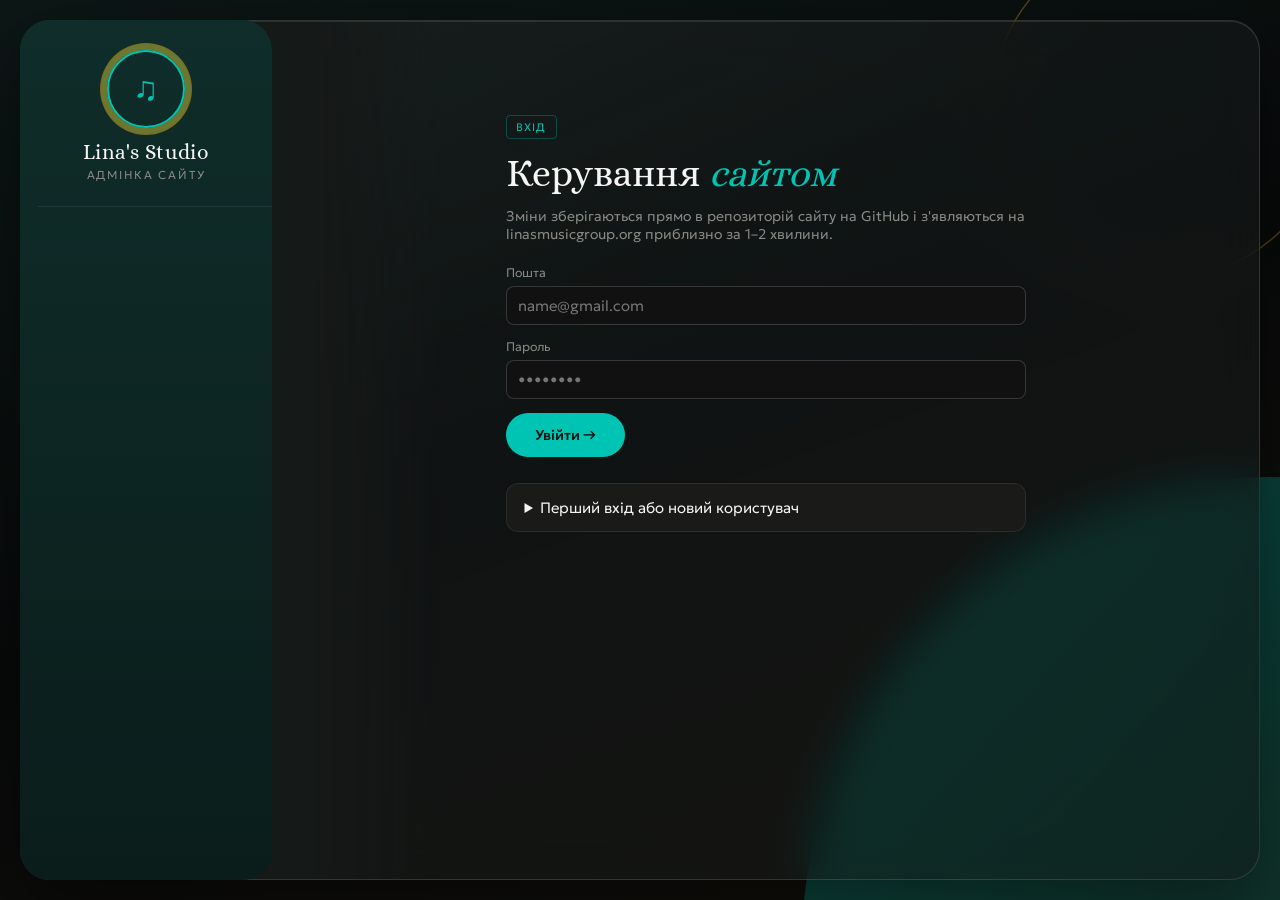
<file: admin/index.html>
<!doctype html>
<html lang="uk">
<head>
  <meta charset="utf-8" />
  <meta name="viewport" content="width=device-width, initial-scale=1" />
  <meta name="robots" content="noindex, nofollow" />
  <title>Адмінка · Lina's Studio</title>
  <link rel="icon" type="image/png" href="../logo%20lina's.png" />
  <link rel="apple-touch-icon" href="../logo%20lina's.png" />
  <link rel="preconnect" href="https://fonts.googleapis.com" />
  <link rel="preconnect" href="https://fonts.gstatic.com" crossorigin />
  <link href="https://fonts.googleapis.com/css2?family=Alice&family=Geologica:wght@300;400;500;600&display=swap" rel="stylesheet" />
  <link rel="stylesheet" href="admin.css" />
</head>
<body>
  <header class="topbar">
    <div class="brand">
      <span class="brand-logo"><span class="brand-note">♫</span></span>
      <span class="brand-text">
        <span class="brand-name">Lina's Studio</span>
        <span class="brand-sub">адмінка сайту</span>
      </span>
    </div>
    <nav class="tabs" id="tabs" hidden>
      <button class="tab active" data-tab="events"><svg class="tab-ico" viewBox="0 0 24 24" fill="none" stroke="currentColor" stroke-width="1.7" stroke-linecap="round" stroke-linejoin="round" aria-hidden="true"><rect x="3" y="4.5" width="18" height="16" rx="2.5"/><path d="M8 2.5v4M16 2.5v4M3 9.5h18"/><path d="M12 12.5l1.1 2.2 2.4.3-1.8 1.6.5 2.4-2.2-1.2-2.2 1.2.5-2.4-1.8-1.6 2.4-.3z"/></svg><span>Події</span></button>
      <button class="tab" data-tab="teachers"><svg class="tab-ico" viewBox="0 0 24 24" fill="none" stroke="currentColor" stroke-width="1.7" stroke-linecap="round" stroke-linejoin="round" aria-hidden="true"><circle cx="9" cy="8" r="3.5"/><path d="M2.5 20c.6-3.6 3.3-5.5 6.5-5.5s5.9 1.9 6.5 5.5"/><path d="M17.5 4.5v8.2"/><circle cx="16" cy="13" r="1.8"/><path d="M17.5 4.5l3 1"/></svg><span>Викладачі</span></button>
      <button class="tab" data-tab="prices"><svg class="tab-ico" viewBox="0 0 24 24" fill="none" stroke="currentColor" stroke-width="1.7" stroke-linecap="round" stroke-linejoin="round" aria-hidden="true"><path d="M3 12.6V4.5A1.5 1.5 0 0 1 4.5 3h8.1l8.4 8.4a1.5 1.5 0 0 1 0 2.1l-7 7a1.5 1.5 0 0 1-2.1 0z"/><circle cx="8" cy="8" r="1.6"/></svg><span>Ціни</span></button>
      <button class="tab" data-tab="halls"><svg class="tab-ico" viewBox="0 0 24 24" fill="none" stroke="currentColor" stroke-width="1.7" stroke-linecap="round" stroke-linejoin="round" aria-hidden="true"><path d="M3 21V9l9-5.5L21 9v12"/><path d="M9 21v-6h6v6"/><path d="M3 21h18"/></svg><span>Зали</span></button>
      <button class="tab" data-tab="about"><svg class="tab-ico" viewBox="0 0 24 24" fill="none" stroke="currentColor" stroke-width="1.7" stroke-linecap="round" stroke-linejoin="round" aria-hidden="true"><circle cx="12" cy="12" r="9"/><path d="M12 11v5.5"/><circle cx="12" cy="7.8" r=".6" fill="currentColor"/></svg><span>Про студію</span></button>
      <button class="tab" data-tab="cert"><svg class="tab-ico" viewBox="0 0 24 24" fill="none" stroke="currentColor" stroke-width="1.7" stroke-linecap="round" stroke-linejoin="round" aria-hidden="true"><rect x="3" y="8" width="18" height="13" rx="2"/><path d="M12 8v13M3 12.5h18"/><path d="M12 8c-1.5-3.5-5.5-4-5.5-1.5S10 8 12 8zM12 8c1.5-3.5 5.5-4 5.5-1.5S14 8 12 8z"/></svg><span>Сертифікат</span></button>
      <button class="tab" data-tab="gallery"><svg class="tab-ico" viewBox="0 0 24 24" fill="none" stroke="currentColor" stroke-width="1.7" stroke-linecap="round" stroke-linejoin="round" aria-hidden="true"><rect x="3" y="4" width="18" height="16" rx="2.5"/><circle cx="9" cy="9.5" r="1.8"/><path d="M21 16l-5.5-5.5L5 20"/></svg><span>Галерея</span></button>
      <button class="tab" data-tab="history"><svg class="tab-ico" viewBox="0 0 24 24" fill="none" stroke="currentColor" stroke-width="1.7" stroke-linecap="round" stroke-linejoin="round" aria-hidden="true"><path d="M3 12a9 9 0 1 0 3-6.7"/><path d="M3 4v5h5"/><path d="M12 7.5V12l3 2"/></svg><span>Історія змін</span></button>
    </nav>
    <div class="topbar-right" id="topbarRight" hidden>
      <a class="link side-link" href="../" target="_blank" rel="noopener"><svg class="tab-ico" viewBox="0 0 24 24" fill="none" stroke="currentColor" stroke-width="1.7" stroke-linecap="round" stroke-linejoin="round" aria-hidden="true"><path d="M14 4h6v6"/><path d="M20 4l-9 9"/><path d="M18 14v5a1 1 0 0 1-1 1H5a1 1 0 0 1-1-1V7a1 1 0 0 1 1-1h5"/></svg><span>Відкрити сайт</span></a>
      <button class="link side-link" id="logoutBtn"><svg class="tab-ico" viewBox="0 0 24 24" fill="none" stroke="currentColor" stroke-width="1.7" stroke-linecap="round" stroke-linejoin="round" aria-hidden="true"><path d="M15 4h3a2 2 0 0 1 2 2v12a2 2 0 0 1-2 2h-3"/><path d="M10 17l-5-5 5-5"/><path d="M5 12h11"/></svg><span>Вийти</span></button>
    </div>
  </header>

  <main id="app">
    <section class="login" id="loginView" hidden>
      <div class="chip">Вхід</div>
      <h1>Керування <em>сайтом</em></h1>
      <p class="muted">Зміни зберігаються прямо в репозиторій сайту на GitHub і з'являються на linasmusicgroup.org приблизно за 1–2 хвилини.</p>
      <form id="loginForm" class="login-form" autocomplete="on">
        <label class="field">
          <span>Пошта</span>
          <input type="email" id="emailInput" placeholder="name@gmail.com" autocomplete="username" required />
        </label>
        <label class="field">
          <span>Пароль</span>
          <input type="password" id="passInput" placeholder="••••••••" autocomplete="current-password" required />
        </label>
        <button class="btn btn-teal" id="loginBtn" type="submit">Увійти →</button>
      </form>
      <p class="error" id="loginError" hidden></p>
      <details class="help" id="setupBox">
        <summary>Перший вхід або новий користувач</summary>
        <p class="muted">Один раз вставте ключ доступу GitHub і придумайте пошту та пароль. Далі заходьте тільки з поштою й паролем, з будь-якого пристрою.</p>
        <form id="setupForm" autocomplete="off">
          <label class="field"><span>Ключ доступу GitHub</span><input type="password" id="tokenInput" placeholder="github_pat_…" autocomplete="off" required /></label>
          <label class="field"><span>Пошта для входу</span><input type="email" id="setupEmail" placeholder="name@gmail.com" autocomplete="off" required /></label>
          <label class="field"><span>Пароль (мінімум 8 символів)</span><input type="password" id="setupPass" autocomplete="new-password" minlength="8" required /></label>
          <label class="field"><span>Пароль ще раз</span><input type="password" id="setupPass2" autocomplete="new-password" minlength="8" required /></label>
          <button class="btn btn-teal" id="setupBtn" type="submit">Зберегти вхід і увійти</button>
        </form>
        <p class="error" id="setupError" hidden></p>
        <details class="help help-inner">
          <summary>Як отримати ключ GitHub (2 хвилини)</summary>
          <ol>
            <li>Відкрийте <a href="https://github.com/settings/personal-access-tokens/new" target="_blank" rel="noopener">github.com/settings/personal-access-tokens/new</a> (увійдіть у свій GitHub).</li>
            <li><b>Token name</b>: наприклад «Адмінка сайту». <b>Expiration</b>: на ваш вибір (наприклад, 1 рік).</li>
            <li><b>Repository access</b> → <b>Only select repositories</b> → виберіть <b>linas-studio</b>.</li>
            <li><b>Permissions</b> → <b>Repository permissions</b> → <b>Contents</b> → <b>Read and write</b>.</li>
            <li>Натисніть <b>Generate token</b>, скопіюйте ключ і вставте його сюди.</li>
          </ol>
          <p class="muted">Ключ зберігається на сайті лише в зашифрованому вигляді, відкрити його можна тільки вашим паролем.</p>
        </details>
      </details>
    </section>

    <section id="loadingView" class="loading" hidden>Завантажую контент…</section>

    <section id="eventsView" class="view" hidden></section>
    <section id="teachersView" class="view" hidden></section>
    <section id="pricesView" class="view" hidden></section>
    <section id="hallsView" class="view" hidden></section>
    <section id="aboutView" class="view" hidden></section>
    <section id="certView" class="view" hidden></section>
    <section id="galleryView" class="view" hidden></section>
    <section id="historyView" class="view" hidden></section>
  </main>

  <aside class="side-panel" id="sidePanel" hidden></aside>

  <div class="savebar" id="savebar" hidden>
    <span id="saveStatus">Немає змін</span>
    <div class="savebar-actions">
      <button class="btn btn-ghost" id="previewBtn"><span class="lg">Попередній перегляд</span><span class="sm">👁 Перегляд</span></button>
      <button class="btn btn-ghost" id="discardBtn"><span class="lg">Скасувати зміни</span><span class="sm">Скасувати</span></button>
      <button class="btn btn-teal" id="publishBtn"><span class="lg">Опублікувати на сайті</span><span class="sm">Опублікувати</span></button>
    </div>
  </div>

  <div class="modal" id="modal" hidden>
    <div class="modal-box" role="dialog" aria-modal="true">
      <div id="modalBody"></div>
    </div>
  </div>

  <div class="toast" id="toast" hidden></div>

  <script src="photo-editor.js"></script>
  <script src="admin.js"></script>
</body>
</html>
</file>
<file: admin/admin.css>
:root {
  --teal: #00c4b3;
  --teal2: #00d4c2;
  --teal-faint: rgba(0, 196, 179, 0.08);
  --teal-border: rgba(0, 196, 179, 0.3);
  --gold: #d4a017;
  --purple: rgba(147, 51, 234, 0.88);
  --red: #e5534b;
  --dark: #0a0a0a;
  --dark2: #111111;
  --card: #1a1a18;
  --card2: #222220;
  --border: rgba(255, 255, 255, 0.08);
  --border2: rgba(255, 255, 255, 0.16);
  --text: #c8c8c4;
  --muted: #888884;
  --white: #f5f5f3;
  --radius: 12px;
  --radius-sm: 8px;
}
*, *::before, *::after { box-sizing: border-box; margin: 0; padding: 0; }
body {
  background: var(--dark);
  color: var(--text);
  font-family: "Geologica", sans-serif;
  font-weight: 300;
  font-size: 15px;
  min-height: 100vh;
  padding-bottom: 96px;
}
a { color: var(--teal); }
button { font: inherit; cursor: pointer; }
input, textarea, select {
  font: inherit;
  color: var(--white);
  background: var(--dark2);
  border: 1px solid var(--border2);
  border-radius: var(--radius-sm);
  padding: 9px 11px;
  width: 100%;
}
input:focus, textarea:focus, select:focus { outline: none; border-color: var(--teal); }
textarea { min-height: 110px; resize: vertical; line-height: 1.45; }
[hidden] { display: none !important; }
h1, h2, h3 { font-family: "Alice", serif; font-weight: 400; color: var(--white); }
h1 em, h2 em { color: var(--teal); }
.muted { color: var(--muted); font-size: 0.88rem; }
.error { color: var(--red); margin-top: 10px; }

/* top bar */
.topbar {
  position: sticky; top: 0; z-index: 20;
  display: flex; align-items: center; gap: 24px; flex-wrap: wrap;
  padding: 14px 24px;
  background: rgba(10, 10, 10, 0.92);
  backdrop-filter: blur(10px);
  border-bottom: 1px solid var(--border);
}
.brand { display: flex; align-items: baseline; gap: 8px; }
.brand-note { color: var(--teal); font-size: 1.4rem; }
.brand-name { font-family: "Alice", serif; color: var(--white); font-size: 1.2rem; }
.brand-sub { color: var(--muted); font-size: 0.8rem; text-transform: uppercase; letter-spacing: 0.08em; }
.tabs { display: flex; gap: 6px; flex-wrap: wrap; }
.tab {
  background: transparent; color: var(--text);
  border: 1px solid var(--border2); border-radius: 999px;
  padding: 7px 16px; font-size: 0.85rem;
}
.tab.active { background: var(--teal); color: #041311; border-color: var(--teal); font-weight: 500; }
.topbar-right { margin-left: auto; display: flex; gap: 16px; align-items: center; }
.link { background: none; border: none; color: var(--muted); font-size: 0.85rem; text-decoration: none; }
.link:hover { color: var(--teal); }

main { max-width: 1120px; margin: 0 auto; padding: 28px 24px; }
.chip {
  display: inline-block; font-size: 0.68rem; text-transform: uppercase; letter-spacing: 0.12em;
  color: var(--teal); border: 1px solid var(--teal-border); border-radius: 4px; padding: 4px 9px;
  margin-bottom: 12px;
}

/* login */
.login { max-width: 520px; margin: 40px auto; }
.login h1 { font-size: 2.4rem; margin-bottom: 12px; }
.login .muted { margin-bottom: 22px; }
.field { display: block; margin-bottom: 14px; }
.field > span { display: block; font-size: 0.78rem; color: var(--muted); margin-bottom: 6px; }
.help { margin-top: 26px; background: var(--card); border: 1px solid var(--border); border-radius: var(--radius); padding: 14px 18px; }
.help summary { cursor: pointer; color: var(--white); }
.help ol { margin: 12px 0 10px 18px; line-height: 1.6; font-size: 0.9rem; }
.loading { text-align: center; padding: 80px 0; color: var(--muted); }

/* buttons */
.btn {
  border-radius: 999px; padding: 10px 20px; font-size: 0.88rem; border: 1px solid transparent;
  transition: background 0.15s, border-color 0.15s;
}
.btn-teal { background: var(--teal); color: #041311; font-weight: 500; }
.btn-teal:hover { background: var(--teal2); }
.btn-teal:disabled { opacity: 0.5; cursor: default; }
.btn-ghost { background: transparent; color: var(--text); border-color: var(--border2); }
.btn-ghost:hover { border-color: var(--teal); color: var(--teal); }
.btn-small { padding: 6px 13px; font-size: 0.8rem; }
.btn-danger { background: transparent; color: var(--red); border-color: rgba(229, 83, 75, 0.4); }
.btn-danger:hover { background: rgba(229, 83, 75, 0.1); }
.icon-btn {
  width: 32px; height: 32px; border-radius: 8px; border: 1px solid var(--border2);
  background: transparent; color: var(--text); font-size: 0.9rem; display: inline-flex;
  align-items: center; justify-content: center;
}
.icon-btn:hover { border-color: var(--teal); color: var(--teal); }
.icon-btn.danger:hover { border-color: var(--red); color: var(--red); }
.icon-btn:disabled { opacity: 0.3; cursor: default; }

/* sections */
.view-head { display: flex; align-items: flex-end; justify-content: space-between; gap: 16px; flex-wrap: wrap; margin-bottom: 22px; }
.view-head h2 { font-size: 2rem; }
.group { margin-bottom: 36px; }
.group-head { display: flex; align-items: center; justify-content: space-between; gap: 12px; margin-bottom: 12px; }
.group-head h3 { font-size: 1.35rem; }

/* teacher rows */
.row-list { display: flex; flex-direction: column; gap: 10px; }
.trow {
  display: grid; grid-template-columns: 64px 1fr auto; gap: 16px; align-items: center;
  background: var(--card); border: 1px solid var(--border); border-radius: var(--radius); padding: 10px 14px 10px 10px;
}
.trow.is-hidden { opacity: 0.5; }
.trow img, .trow .ph {
  width: 64px; height: 64px; border-radius: 10px; object-fit: cover; background: var(--card2);
  display: flex; align-items: center; justify-content: center; font-size: 1.6rem;
}
.trow-name { color: var(--white); font-family: "Alice", serif; font-size: 1.1rem; }
.trow-role { color: var(--muted); font-size: 0.8rem; margin-top: 2px; }
.trow-actions { display: flex; gap: 6px; flex-wrap: wrap; justify-content: flex-end; }
.badge {
  display: inline-block; font-size: 0.62rem; text-transform: uppercase; letter-spacing: 0.08em; font-weight: 500;
  padding: 3px 8px; border-radius: 999px; background: var(--teal); color: #041311; margin-left: 8px; vertical-align: middle;
}
.badge.pro { background: var(--purple); color: #fff; }
.badge.top { background: rgba(255, 215, 0, 0.9); color: #111; }
.badge.kids { background: var(--card2); color: var(--teal); border: 1px solid var(--teal-border); }
.badge.off { background: var(--card2); color: var(--muted); }

/* modal */
.modal { position: fixed; inset: 0; z-index: 50; background: rgba(0, 0, 0, 0.7); display: flex; align-items: flex-start; justify-content: center; overflow-y: auto; padding: 40px 16px; }
.modal-box { background: var(--dark2); border: 1px solid var(--border2); border-radius: 16px; width: 100%; max-width: 820px; padding: 26px; }
.modal-box h3 { font-size: 1.5rem; margin-bottom: 18px; }
.grid2 { display: grid; grid-template-columns: 1fr 1fr; gap: 12px 16px; }
.grid3 { display: grid; grid-template-columns: repeat(3, 1fr); gap: 12px 16px; }
.grid4 { display: grid; grid-template-columns: repeat(4, 1fr); gap: 12px 16px; }
.sub-head { color: var(--white); font-size: 0.95rem; font-weight: 500; margin: 22px 0 10px; display: flex; align-items: center; justify-content: space-between; gap: 10px; }
.lang-tabs { display: flex; gap: 6px; margin-bottom: 12px; }
.lang-tab { background: transparent; border: 1px solid var(--border2); color: var(--text); border-radius: 6px; padding: 4px 12px; font-size: 0.8rem; }
.lang-tab.active { border-color: var(--teal); color: var(--teal); }
.multi-row { display: grid; gap: 8px; align-items: center; margin-bottom: 8px; }
.multi-row.tags { grid-template-columns: 1fr 1fr 1fr 32px; }
.multi-row.videos { grid-template-columns: 2fr 1fr 1fr 1fr 32px; }
.multi-head { font-size: 0.72rem; color: var(--muted); }
.photo-pick { display: flex; gap: 16px; align-items: center; }
.photo-pick img, .photo-pick .ph { width: 96px; height: 96px; border-radius: 12px; object-fit: cover; background: var(--card2); display: flex; align-items: center; justify-content: center; font-size: 2rem; }
.modal-actions { display: flex; justify-content: flex-end; gap: 10px; margin-top: 26px; }
.file-btn { position: relative; overflow: hidden; display: inline-block; }
.file-btn input { position: absolute; inset: 0; opacity: 0; cursor: pointer; }

/* price plans */
.plans { display: grid; grid-template-columns: repeat(auto-fill, minmax(340px, 1fr)); gap: 14px; }
.plan { background: var(--card); border: 1px solid var(--border); border-radius: var(--radius); padding: 16px; }
.plan.is-hidden { opacity: 0.5; }
.plan-head { display: flex; align-items: flex-start; justify-content: space-between; gap: 8px; margin-bottom: 12px; }
.plan-title { font-family: "Alice", serif; color: var(--white); font-size: 1.15rem; }
.price-grid { display: grid; grid-template-columns: 1fr 1fr; gap: 8px 12px; margin-top: 12px; }
.price-grid label span, .plan label span { display: block; font-size: 0.72rem; color: var(--muted); margin-bottom: 4px; }
.price-grid input { padding: 7px 9px; }
.plan .calc { margin-top: 12px; }

/* gallery */
.tag-list { display: flex; flex-wrap: wrap; gap: 8px; margin-bottom: 14px; }
.tag-chip {
  display: inline-flex; align-items: center; gap: 8px; background: var(--card); border: 1px solid var(--border2);
  border-radius: 999px; padding: 6px 8px 6px 14px; color: var(--white); font-size: 0.85rem;
}
.tag-chip .count { color: var(--muted); font-size: 0.75rem; }
.tag-chip button { background: none; border: none; color: var(--muted); padding: 0 4px; }
.tag-chip button:hover { color: var(--teal); }
.upload-box { background: var(--card); border: 1px dashed var(--teal-border); border-radius: var(--radius); padding: 18px; margin-bottom: 22px; display: flex; flex-wrap: wrap; gap: 14px; align-items: center; }
.check-list { display: flex; flex-wrap: wrap; gap: 8px; }
.check { display: inline-flex; align-items: center; gap: 6px; font-size: 0.85rem; border: 1px solid var(--border2); border-radius: 999px; padding: 5px 12px; cursor: pointer; }
.check input { width: auto; accent-color: var(--teal); }
.filter-row { display: flex; align-items: center; gap: 10px; margin-bottom: 14px; flex-wrap: wrap; }
.filter-row select { width: auto; }
.photos { display: grid; grid-template-columns: repeat(auto-fill, minmax(180px, 1fr)); gap: 12px; }
.photo { background: var(--card); border: 1px solid var(--border); border-radius: var(--radius); overflow: hidden; display: flex; flex-direction: column; }
.photo img { width: 100%; aspect-ratio: 4 / 3; object-fit: cover; display: block; background: var(--card2); }
.photo-body { padding: 8px; display: flex; flex-direction: column; gap: 8px; }
.photo-tags { display: flex; flex-wrap: wrap; gap: 4px; }
.ptag { font-size: 0.7rem; border: 1px solid var(--border2); background: transparent; color: var(--muted); border-radius: 999px; padding: 3px 8px; }
.ptag.on { background: var(--teal-faint); border-color: var(--teal); color: var(--teal); }
.photo-foot { display: flex; justify-content: space-between; align-items: center; }
.new-mark { font-size: 0.68rem; color: var(--gold); }

/* save bar */
.savebar {
  position: fixed; left: 0; right: 0; bottom: 0; z-index: 30;
  display: flex; align-items: center; justify-content: space-between; gap: 12px; flex-wrap: wrap;
  padding: 14px 24px; background: rgba(17, 17, 17, 0.96); border-top: 1px solid var(--border2);
}
.savebar.dirty { border-top-color: var(--teal); }
.savebar.dirty #saveStatus { color: var(--teal); }
.savebar-actions { display: flex; gap: 8px; flex-wrap: wrap; }
.toast {
  position: fixed; left: 50%; bottom: 90px; transform: translateX(-50%); z-index: 60;
  background: var(--card2); border: 1px solid var(--teal-border); color: var(--white);
  padding: 12px 18px; border-radius: 10px; max-width: 90vw; font-size: 0.9rem;
}
.toast.bad { border-color: var(--red); }

@media (max-width: 720px) {
  .topbar { padding: 12px 16px; gap: 12px; }
  .topbar-right { margin-left: 0; }
  main { padding: 20px 16px; }
  .grid2, .grid3, .grid4 { grid-template-columns: 1fr; }
  .trow { grid-template-columns: 52px 1fr; }
  .trow img, .trow .ph { width: 52px; height: 52px; }
  .trow-actions { grid-column: 1 / -1; justify-content: flex-start; }
  .multi-row.videos { grid-template-columns: 1fr 1fr 1fr 32px; }
  .multi-row.videos > :first-child { grid-column: 1 / -1; }
  .multi-head.videos { display: none; }
  .savebar { padding: 12px 16px; }
  .modal { padding: 0; }
  .modal-box { border-radius: 0; min-height: 100vh; }
}

/* ── events ── */
.ev-help { margin: -8px 0 22px; max-width: 760px; line-height: 1.55; }
.ev-empty { text-align: center; padding: 56px 20px; border: 1px dashed var(--border2); border-radius: var(--radius); }
.ev-empty-icon { font-size: 2.6rem; margin-bottom: 8px; }
.ev-empty p { color: var(--muted); margin-bottom: 18px; }
.count-pill { display: inline-block; margin-left: 10px; font-family: "Geologica", sans-serif; font-size: 0.75rem; color: var(--muted); border: 1px solid var(--border2); border-radius: 999px; padding: 2px 9px; vertical-align: middle; }
.evrow { border-left: 4px solid var(--border2); }
.evrow.st-live { border-left-color: #2fd27a; }
.evrow.st-scheduled { border-left-color: #6aa8ff; }
.evrow.st-draft { border-left-color: var(--muted); }
.evrow.st-ended { opacity: 0.6; }
.ev-sched { color: var(--text); font-size: 0.78rem; margin-top: 4px; }
.badge.st.live { background: #2fd27a; color: #06210f; }
.badge.st.scheduled { background: #6aa8ff; color: #04152e; }
.badge.st.draft { background: var(--card2); color: var(--text); border: 1px solid var(--border2); }
.badge.st.ended { background: var(--card2); color: var(--muted); }
.badge.star { background: #e8b420; color: #111; }
.photo-pick.wide img, .photo-pick.wide .ph { width: 160px; height: 100px; }

.big-toggle { display: flex; gap: 14px; align-items: center; padding: 16px 18px; margin: 6px 0 4px; border-radius: var(--radius); border: 2px solid var(--border2); background: var(--dark2); cursor: pointer; transition: border-color 0.2s, background 0.2s; }
.big-toggle input { position: absolute; opacity: 0; width: 1px; height: 1px; }
.big-toggle-ui { flex: 0 0 52px; height: 30px; border-radius: 30px; background: #333; position: relative; transition: background 0.2s; }
.big-toggle-ui::after { content: ""; position: absolute; left: 3px; top: 3px; width: 24px; height: 24px; border-radius: 50%; background: #fff; transition: transform 0.2s; }
.big-toggle.on { border-color: #e8b420; background: rgba(232, 180, 32, 0.08); }
.big-toggle.on .big-toggle-ui { background: #e8b420; }
.big-toggle.on .big-toggle-ui::after { transform: translateX(22px); }
.big-toggle b { display: block; color: var(--white); font-weight: 500; margin-bottom: 3px; }
.big-toggle small { color: var(--muted); font-size: 0.8rem; line-height: 1.4; }
.big-toggle input:focus-visible + .big-toggle-ui { outline: 2px solid var(--teal); outline-offset: 2px; }

.choice { display: flex; flex-wrap: wrap; gap: 8px; align-items: center; margin-top: 6px; }
.choice-btn { background: var(--dark2); color: var(--text); border: 1px solid var(--border2); border-radius: 999px; padding: 8px 16px; font-size: 0.86rem; }
.choice-btn:hover { border-color: var(--teal); color: var(--white); }
.choice-btn.on { background: var(--teal); color: #041311; border-color: var(--teal); font-weight: 500; }
.choice input[type="datetime-local"] { width: auto; min-width: 220px; }
input[type="datetime-local"] { color-scheme: dark; }
.ev-summary { margin: 16px 0 4px; padding: 12px 14px; border-radius: var(--radius-sm); font-size: 0.9rem; line-height: 1.5; background: var(--dark2); border: 1px solid var(--border2); color: var(--white); }
.ev-summary.st-live { border-color: #2fd27a; background: rgba(47, 210, 122, 0.08); }
.ev-summary.st-scheduled { border-color: #6aa8ff; background: rgba(106, 168, 255, 0.08); }
.ev-summary.st-ended { border-color: var(--red); background: rgba(229, 83, 75, 0.08); }

/* ── left sidebar menu (desktop) ── */
@media (min-width: 900px) {
  body { padding-left: 232px; }
  .topbar {
    position: fixed; top: 0; bottom: 0; left: 0; width: 232px;
    flex-direction: column; align-items: stretch; flex-wrap: nowrap; gap: 32px;
    padding: 26px 16px 24px; border-bottom: none; border-right: 1px solid var(--border);
    background: var(--dark2); overflow-y: auto;
  }
  .brand { flex-wrap: wrap; padding: 0 8px; }
  .brand-sub { flex-basis: 100%; margin-top: 2px; }
  .tabs { flex-direction: column; gap: 4px; }
  .tab {
    text-align: left; border: none; border-radius: 10px; padding: 11px 14px; font-size: 0.95rem;
    color: var(--text); background: transparent;
  }
  .tab:hover { background: var(--card); color: var(--white); }
  .tab.active { background: var(--teal-faint); color: var(--teal); box-shadow: inset 3px 0 0 var(--teal); font-weight: 500; }
  .topbar-right { margin-left: 0; margin-top: auto; flex-direction: column; align-items: flex-start; gap: 10px; padding: 0 8px; }
  .savebar { left: 232px; }
  main { margin: 0 auto; }
}

/* ── photo editor ── */
.pe-overlay { position: fixed; inset: 0; z-index: 70; background: rgba(0, 0, 0, 0.82); display: flex; align-items: center; justify-content: center; padding: 16px; }
.pe-box { background: var(--dark2); border: 1px solid var(--teal-border); border-radius: 16px; width: 100%; max-width: 980px; max-height: calc(100vh - 32px); overflow-y: auto; padding: 20px 22px; display: flex; flex-direction: column; gap: 14px; }
.pe-head { display: flex; flex-wrap: wrap; align-items: baseline; gap: 6px 16px; }
.pe-head h3 { font-family: "Alice", serif; font-weight: 400; font-size: 1.5rem; color: var(--white); }
.pe-hint { color: var(--muted); font-size: 0.85rem; }
.pe-stage { position: relative; height: min(56vh, 520px); min-height: 260px; background: #050505; border-radius: var(--radius); overflow: hidden; cursor: grab; touch-action: none; user-select: none; }
.pe-stage:active { cursor: grabbing; }
.pe-canvas { display: block; }
.pe-controls { display: grid; grid-template-columns: 1fr 1fr; gap: 12px 22px; }
.pe-group { display: flex; flex-direction: column; gap: 7px; min-width: 0; }
.pe-label { font-size: 0.72rem; letter-spacing: 0.12em; text-transform: uppercase; color: var(--teal); }
.pe-chips { display: flex; flex-wrap: wrap; gap: 6px; }
.pe-chip { background: var(--card); color: var(--text); border: 1px solid var(--border2); border-radius: 999px; padding: 6px 13px; font-size: 0.85rem; }
.pe-chip:hover { border-color: var(--teal); color: var(--teal); }
.pe-chip.on { background: var(--teal); border-color: var(--teal); color: #041311; font-weight: 500; }
.pe-zoom { display: flex; align-items: center; gap: 8px; }
.pe-zoom input, .pe-slider input { padding: 0; border: 0; background: none; accent-color: var(--teal); width: 100%; }
.pe-btn { width: 34px; height: 34px; flex: none; border-radius: 50%; background: var(--card); color: var(--white); border: 1px solid var(--border2); font-size: 1.1rem; line-height: 1; }
.pe-btn:hover { border-color: var(--teal); color: var(--teal); }
.pe-val { min-width: 46px; text-align: right; color: var(--muted); font-size: 0.85rem; font-variant-numeric: tabular-nums; }
button.pe-val { min-width: 62px; background: none; border: 0; padding: 2px 0; font-family: inherit; cursor: default; }
.pe-slider.changed .pe-val { color: var(--teal); cursor: pointer; }
.pe-slider.changed .pe-val::after { content: " ↺"; }
.pe-slider.changed .pe-val:hover { color: var(--white); }
.pe-slider.changed > span:first-child { color: var(--white); }
.pe-filters { display: grid; grid-template-columns: auto 1fr 1fr 1fr; align-items: center; grid-column: 1 / -1; gap: 10px 18px; }
.pe-slider { display: grid; grid-template-columns: auto 1fr auto; align-items: center; gap: 8px; font-size: 0.85rem; }
.pe-actions { display: flex; flex-wrap: wrap; gap: 10px; align-items: center; }
.pe-spacer { flex: 1; }
@media (max-width: 720px) {
  .pe-controls { grid-template-columns: 1fr; }
  .pe-filters { grid-template-columns: 1fr; }
  .pe-stage { height: 46vh; }
}

/* ── progress ── */
.progress { position: fixed; left: 50%; top: 18px; transform: translateX(-50%); z-index: 80; width: min(420px, calc(100vw - 32px)); background: var(--card); border: 1px solid var(--teal-border); border-radius: var(--radius); padding: 12px 16px; box-shadow: 0 12px 40px rgba(0, 0, 0, 0.5); }
.progress-text { color: var(--white); font-size: 0.92rem; margin-bottom: 9px; }
.progress-track { height: 6px; background: var(--dark); border-radius: 999px; overflow: hidden; position: relative; }
.progress-bar { height: 100%; width: 3%; background: var(--teal); border-radius: 999px; transition: width 0.3s ease; }
.progress-bar.indeterminate { width: 35%; position: absolute; animation: pg-slide 1.1s ease-in-out infinite; }
@keyframes pg-slide { from { left: -35%; } to { left: 100%; } }

/* ── preview ── */
.pv-overlay { position: fixed; inset: 0; z-index: 65; background: var(--dark); display: flex; flex-direction: column; }
.pv-bar { display: flex; flex-wrap: wrap; align-items: center; justify-content: space-between; gap: 10px 18px; padding: 10px max(16px, env(safe-area-inset-left, 0px)); border-bottom: 1px solid var(--teal-border); background: var(--dark2); }
.pv-title { display: flex; flex-direction: column; gap: 2px; min-width: 0; }
.pv-title b { color: var(--white); font-weight: 500; }
.pv-title .muted { font-size: 0.82rem; }
.pv-actions { display: flex; flex-wrap: wrap; gap: 8px; align-items: center; }
.pv-dev { background: var(--card); color: var(--text); border: 1px solid var(--border2); border-radius: 999px; padding: 6px 13px; font-size: 0.82rem; }
.pv-dev.on { border-color: var(--teal); color: var(--teal); }
.pv-wrap { flex: 1; display: flex; justify-content: center; background: #000; min-height: 0; overflow: auto; }
.pv-frame { border: 0; width: 100%; height: 100%; background: #0a0a0a; }
.pv-wrap.phone { padding: 18px 0; }
.pv-wrap.phone .pv-frame { width: 390px; max-width: 100%; border: 1px solid var(--border2); border-radius: 22px; }
.modal-actions { flex-wrap: wrap; align-items: center; }

/* ── halls / about / certificate ── */
.head-actions { display: flex; align-items: center; gap: 14px; flex-wrap: wrap; }
textarea.short { min-height: 80px; }
.trow.wide-img { grid-template-columns: 120px 1fr auto; }
.trow.wide-img img, .trow.wide-img .ph { width: 120px; height: 56px; }
.multi-row.tags.wide { grid-template-columns: 1fr 1fr 1fr 74px; }
.multi-row.tags:has(.row-btns) { grid-template-columns: 1fr 1fr 1fr 74px; }
.row-btns { display: flex; gap: 6px; }
.multi-row.stats { grid-template-columns: 90px 1fr 1fr 1fr 60px 32px; }
.multi-row.stats input[type=checkbox] { width: 20px; height: 20px; justify-self: center; accent-color: var(--teal); }
.group > .photo-pick { margin-bottom: 16px; }
.group .lang-tabs { margin-top: 4px; }
@media (max-width: 720px) {
  .multi-row.tags.wide, .multi-row.tags:has(.row-btns), .multi-row.stats { grid-template-columns: 1fr; }
  .multi-row.multi-head { display: none; }
}

/* photo picker: buttons in one line, in colour */
.photo-pick > div { display: flex; flex-wrap: wrap; align-items: center; gap: 8px; }
.photo-pick > div > p { flex-basis: 100%; }
.photo-pick > div > * { margin-left: 0 !important; margin-top: 0 !important; }
.photo-pick .file-btn { background: var(--teal); border-color: var(--teal); color: #041311; font-weight: 500; }
.photo-pick .file-btn:hover { background: var(--teal2); color: #041311; }
.photo-pick .btn-ghost:not(.file-btn) { border-color: var(--teal-border); color: var(--teal); background: var(--teal-faint); }
.photo-pick .btn-ghost:not(.file-btn):hover { border-color: var(--teal); }
.photo-pick.contain img { object-fit: contain; background: #000; }
.photo-pick .btn-small { padding: 8px 16px; font-size: 0.85rem; }

/* ── phone and tablet layout ── */
.savebar .sm { display: none; }
.mr-cell { display: contents; }
.mr-lab { display: none; }
@media (max-width: 899px) {
  /* top bar: brand + links in one line, sections as one scrollable strip */
  .topbar { padding: 10px 16px 0; gap: 6px 12px; }
  .brand-note { font-size: 1.15rem; }
  .brand-name { font-size: 1.05rem; }
  .topbar-right { margin-left: auto; gap: 14px; font-size: 0.82rem; }
  .tabs {
    order: 3; flex-basis: 100%; flex-wrap: nowrap; overflow-x: auto; gap: 6px;
    padding: 4px 0 10px; margin: 0 -16px; padding-left: 16px; padding-right: 16px;
    scrollbar-width: none; -webkit-overflow-scrolling: touch;
  }
  .tabs::-webkit-scrollbar { display: none; }
  .tab { flex: none; padding: 7px 14px; }
}
@media (max-width: 720px) {
  body { padding-bottom: 84px; }
  main { padding: 18px 16px 24px; }
  .view-head { margin-bottom: 16px; }
  .view-head h2 { font-size: 1.6rem; }
  .group { margin-bottom: 28px; }
  .group-head { flex-wrap: wrap; gap: 8px; }
  .group-head h3 { font-size: 1.15rem; }

  /* save bar: one compact line of buttons */
  .savebar { padding: 8px 12px calc(8px + env(safe-area-inset-bottom, 0px)); gap: 6px; flex-direction: column; align-items: stretch; }
  #saveStatus { font-size: 0.75rem; text-align: center; }
  .savebar-actions { display: grid; grid-template-columns: 1fr 1fr 1.4fr; gap: 6px; }
  .savebar-actions .btn { padding: 10px 6px; font-size: 0.82rem; white-space: nowrap; }
  .savebar .lg { display: none; }
  .savebar .sm { display: inline; }
  .toast { bottom: 100px; }

  /* rows with several languages become small cards with a label on every field */
  .multi-row.multi-head { display: none; }
  .multi-row:not(.multi-head),
  .multi-row.tags.wide:not(.multi-head),
  .multi-row.tags:has(.row-btns):not(.multi-head),
  .multi-row.stats:not(.multi-head),
  .multi-row.videos:not(.multi-head) {
    display: grid; grid-template-columns: 1fr 1fr 1fr; gap: 8px;
    background: var(--card); border: 1px solid var(--border); border-radius: var(--radius-sm); padding: 10px;
  }
  .multi-row.videos:not(.multi-head) > .mr-cell:first-child,
  .multi-row.stats:not(.multi-head) > .mr-cell:first-child { grid-column: 1 / -1; }
  .mr-cell { display: flex; flex-direction: column; gap: 4px; min-width: 0; }
  .mr-lab { display: block; font-size: 0.7rem; color: var(--muted); letter-spacing: 0.04em; }
  .multi-row .row-btns, .multi-row > .icon-btn { grid-column: 1 / -1; justify-self: end; }
  .multi-row .row-btns { display: flex; gap: 6px; }
  .multi-row input { padding: 8px 9px; min-width: 0; }

  /* gallery: two photos per row */
  .photos { grid-template-columns: 1fr 1fr; gap: 8px; }
  .upload-box { padding: 14px; }

  /* price cards and tables */
  .plans { grid-template-columns: 1fr; }
  .price-grid { grid-template-columns: 1fr 1fr; }
  .plan { padding: 12px; }

  /* photo picker */
  .photo-pick { align-items: flex-start; gap: 12px; }
  .photo-pick img, .photo-pick .ph { width: 72px; height: 72px; flex: none; }
  .photo-pick.wide img, .photo-pick.wide .ph { width: 110px; height: 70px; }

  /* editor windows */
  .modal-box { padding: 18px 16px 24px; }
  .modal-actions { display: grid; grid-template-columns: 1fr 1fr; gap: 8px; }
  .modal-actions .pe-spacer { display: none; }
  .modal-actions .btn { padding: 11px 8px; font-size: 0.85rem; }
  .modal-actions .btn-teal { grid-column: 1 / -1; }

  /* preview bar */
  .pv-bar { padding-block: 8px; }
  .pv-title .muted { display: none; }
  .pv-actions { width: 100%; }
  .pv-actions .btn-teal { flex: 1; }

  /* photo editor */
  .pe-box { padding: 14px; gap: 10px; }
  .pe-head h3 { font-size: 1.2rem; }
  .pe-hint { display: none; }
  .pe-actions { display: grid; grid-template-columns: 1fr 1fr; }
  .pe-actions .pe-spacer { display: none; }
  .pe-actions .btn-teal { grid-column: 1 / -1; order: -1; }
}
@media (max-width: 400px) {
  .multi-row:not(.multi-head) { grid-template-columns: 1fr; }
  .price-grid { grid-template-columns: 1fr; }
}
@media (max-width: 480px) {
  .brand-sub { display: none; }
  .topbar-right { gap: 12px; }
}

/* hover hints */
.tip {
  position: fixed; z-index: 90; pointer-events: none; max-width: 240px;
  background: var(--white); color: #111; font-size: 0.78rem; font-weight: 500; line-height: 1.35;
  padding: 6px 10px; border-radius: 8px; box-shadow: 0 6px 20px rgba(0, 0, 0, 0.45);
  animation: tip-in 0.12s ease-out;
}
@keyframes tip-in { from { opacity: 0; transform: translateY(3px); } to { opacity: 1; transform: none; } }
@media (hover: none) { .tip { display: none; } }

/* ══ App shell in the style of the reference: rounded frame, dark-teal side menu, pill tabs ══ */
:root { --panel: #131312; --side1: #0f2d2a; --side2: #0a1d1b; --gold-soft: rgba(212, 160, 23, 0.85); }
.tab-ico { width: 18px; height: 18px; flex: none; }
.tab { display: inline-flex; align-items: center; gap: 8px; }
.brand-logo {
  width: 34px; height: 34px; border-radius: 50%; flex: none; display: inline-flex; align-items: center; justify-content: center;
  border: 2px solid var(--teal); box-shadow: 0 0 0 3px rgba(0, 196, 179, 0.15);
}
.brand-logo .brand-note { font-size: 1.05rem; line-height: 1; }
.brand-text { display: flex; flex-direction: column; }
.brand { align-items: center; }
.side-link { display: inline-flex; align-items: center; gap: 10px; }
.side-link .tab-ico { width: 17px; height: 17px; }

@media (min-width: 900px) {
  body {
    padding: 20px 20px 20px 284px;
    background:
      radial-gradient(520px 520px at -60px -80px, rgba(212, 160, 23, 0.22), transparent 70%),
      radial-gradient(700px 600px at 105% 110%, rgba(0, 196, 179, 0.12), transparent 70%),
      #070707;
    background-attachment: fixed;
  }
  /* the big rounded app panel behind the content */
  body::before {
    content: ""; position: fixed; z-index: -1; top: 20px; bottom: 20px; left: 20px; right: 20px;
    background: var(--panel); border-radius: 30px; border: 1px solid rgba(255, 255, 255, 0.05);
    box-shadow: 0 30px 80px rgba(0, 0, 0, 0.55);
  }
  .topbar {
    top: 20px; bottom: 20px; left: 20px; width: 252px;
    padding: 30px 0 26px 18px; gap: 26px;
    background: linear-gradient(180deg, var(--side1), var(--side2));
    border: none; border-radius: 30px; box-shadow: 8px 0 30px rgba(0, 0, 0, 0.35);
    overflow-x: visible;
  }
  .brand {
    flex-direction: column; text-align: center; gap: 12px; padding: 0 18px 24px 0; flex-wrap: nowrap;
    border-bottom: 1px solid rgba(255, 255, 255, 0.07);
  }
  .brand-logo { width: 78px; height: 78px; border-width: 2px; box-shadow: 0 0 0 6px rgba(0, 196, 179, 0.12), 0 0 0 7px rgba(212, 160, 23, 0.55); }
  .brand-logo .brand-note { font-size: 2.1rem; }
  .brand-text { align-items: center; gap: 4px; }
  .brand-name { font-size: 1.3rem; letter-spacing: 0.02em; }
  .brand-sub { flex-basis: auto; margin-top: 0; font-size: 0.72rem; letter-spacing: 0.16em; }

  .tabs { gap: 6px; }
  .tab {
    gap: 14px; padding: 13px 18px; border-radius: 999px 0 0 999px; font-size: 0.95rem; letter-spacing: 0.02em;
    color: #e6e6e2; background: transparent; box-shadow: none; position: relative;
  }
  .tab .tab-ico { width: 21px; height: 21px; color: var(--gold-soft); transition: color 0.15s; }
  .tab:hover { background: rgba(255, 255, 255, 0.05); color: var(--white); }
  .tab.active {
    background: var(--panel); color: var(--teal); font-weight: 500; box-shadow: none;
  }
  .tab.active .tab-ico { color: var(--teal); }
  /* soft inverted corners so the active pill flows into the panel */
  .tab.active::before, .tab.active::after {
    content: ""; position: absolute; right: 0; width: 22px; height: 22px; pointer-events: none;
  }
  .tab.active::before { top: -22px; border-bottom-right-radius: 22px; box-shadow: 8px 8px 0 8px var(--panel); }
  .tab.active::after { bottom: -22px; border-top-right-radius: 22px; box-shadow: 8px -8px 0 8px var(--panel); }

  .topbar-right { padding: 18px 18px 0 6px; gap: 14px; border-top: 1px solid rgba(255, 255, 255, 0.07); width: calc(100% - 18px); }
  .side-link { color: #cfcfca; font-size: 0.88rem; }
  .side-link .tab-ico { color: var(--gold-soft); }
  .side-link:hover { color: var(--teal); }

  main { max-width: 1180px; padding: 34px 34px 120px; }
  .view-head h2 { font-size: 2.3rem; }

  /* content blocks become rounded cards like in the reference */
  .group { background: #1a1a18; border: 1px solid rgba(255, 255, 255, 0.05); border-radius: 24px; padding: 22px 24px; }
  .group .trow, .group .plan, .group .photo, .group .upload-box { background: #222220; }
  .group .row-list .trow { border-radius: 18px; }
  .trow, .plan, .photo { border-radius: 18px; }
  .upload-box { border-radius: 20px; }

  .savebar {
    left: 292px; right: 40px; bottom: 34px; border-radius: 999px; padding: 10px 12px 10px 26px;
    background: rgba(26, 26, 24, 0.96); border: 1px solid rgba(255, 255, 255, 0.08);
    box-shadow: 0 16px 40px rgba(0, 0, 0, 0.5);
  }
  .savebar.dirty { border-color: var(--teal-border); }
  .progress { left: calc(50% + 136px); }
  .toast { left: calc(50% + 136px); bottom: 110px; }
}
@media (min-width: 900px) {
  /* the content scrolls inside the rounded panel, so nothing slides over its edges */
  main {
    position: fixed; top: 21px; bottom: 21px; left: 272px; right: 21px; overflow-y: auto; max-width: none; margin: 0;
    padding: 34px max(34px, calc((100% - 1180px) / 2)) 130px; border-radius: 0 29px 29px 0;
    scrollbar-width: thin; scrollbar-color: rgba(255, 255, 255, 0.15) transparent;
  }
  .login { margin-top: 60px; }
}

/* ══ Smooth switching ══ */
.view-enter { animation: view-in 0.38s cubic-bezier(0.22, 0.8, 0.3, 1); }
@keyframes view-in { from { opacity: 0; transform: translateY(14px); } to { opacity: 1; transform: none; } }
.tab, .side-link, .sp-stat, .sp-chip, .btn { transition: background-color 0.25s ease, color 0.25s ease, border-color 0.25s ease, transform 0.2s ease, box-shadow 0.25s ease; }
.tab .tab-ico { transition: color 0.25s ease, transform 0.25s ease; }
.tab:hover .tab-ico { transform: scale(1.08); }

@keyframes fade-in { from { opacity: 0; } to { opacity: 1; } }
.modal:not([hidden]) { animation: fade-in 0.2s ease; }
.modal:not([hidden]) .modal-box { animation: view-in 0.3s cubic-bezier(0.22, 0.8, 0.3, 1); }
main { scroll-behavior: smooth; }
@media (prefers-reduced-motion: reduce) {
  *, *::before, *::after { animation: none !important; transition: none !important; scroll-behavior: auto !important; }
}

/* ══ Right info panel (only on wide screens) ══ */
.side-panel { display: none; }
@media (min-width: 1280px) {
  body.has-side .side-panel {
    display: flex; flex-direction: column; gap: 14px;
    position: fixed; top: 34px; bottom: 34px; right: 34px; width: 300px; z-index: 20;
    padding: 22px 18px; overflow-y: auto; scrollbar-width: thin; scrollbar-color: rgba(255, 255, 255, 0.12) transparent;
    background: linear-gradient(180deg, #1c1c1a, #161614); border: 1px solid rgba(255, 255, 255, 0.06);
    border-radius: 26px; box-shadow: 0 20px 50px rgba(0, 0, 0, 0.4);
    animation: side-in 0.45s cubic-bezier(0.22, 0.8, 0.3, 1);
  }
  body.has-side main { right: 348px; padding-left: 40px; padding-right: 40px; border-radius: 0; }
  body.has-side .savebar { right: 362px; }
  body.has-side .progress, body.has-side .toast { left: calc(50% - 38px); }
}
@keyframes side-in { from { opacity: 0; transform: translateX(24px); } to { opacity: 1; transform: none; } }

.sp-hello { display: flex; align-items: center; gap: 12px; padding: 2px 4px 8px; }
.sp-avatar {
  width: 48px; height: 48px; border-radius: 50%; flex: none; display: inline-flex; align-items: center; justify-content: center;
  font-family: "Alice", serif; font-size: 1.4rem; color: var(--white);
  background: linear-gradient(135deg, var(--teal), #0a6b63); box-shadow: 0 0 0 3px #161614, 0 0 0 5px rgba(212, 160, 23, 0.7);
}
.sp-hi { font-family: "Alice", serif; font-size: 1.2rem; color: var(--white); }
.sp-date { font-size: 0.8rem; color: var(--muted, #9a9a95); }
.sp-date::first-letter { text-transform: uppercase; }
.sp-card {
  display: block; width: 100%; text-align: left; font: inherit; color: inherit;
  background: #222220; border: 1px solid rgba(255, 255, 255, 0.05); border-radius: 20px; padding: 16px;
}
.sp-label { font-size: 0.7rem; letter-spacing: 0.14em; text-transform: uppercase; color: var(--gold, #d4a017); margin-bottom: 10px; }
.sp-state { display: flex; align-items: center; gap: 9px; color: var(--white); font-weight: 500; }
.sp-dot { width: 9px; height: 9px; border-radius: 50%; background: var(--teal); box-shadow: 0 0 0 4px rgba(0, 196, 179, 0.18); flex: none; }
.sp-status.dirty .sp-dot { background: var(--gold, #d4a017); box-shadow: 0 0 0 4px rgba(212, 160, 23, 0.2); animation: pulse 1.8s ease-in-out infinite; }
@keyframes pulse { 50% { box-shadow: 0 0 0 7px rgba(212, 160, 23, 0.05); } }
.sp-note { margin: 8px 0 0; font-size: 0.82rem; color: #9a9a95; }
.sp-chips { display: flex; flex-wrap: wrap; gap: 6px; margin-top: 12px; }
.sp-chip { font: inherit; font-size: 0.78rem; padding: 5px 11px; border-radius: 999px; cursor: pointer; color: var(--gold, #d4a017); background: rgba(212, 160, 23, 0.1); border: 1px solid rgba(212, 160, 23, 0.35); }
.sp-chip:hover { background: rgba(212, 160, 23, 0.2); }
.sp-btns { display: grid; grid-template-columns: 1fr 1fr; gap: 8px; margin-top: 14px; }
.sp-btns .btn { border-radius: 999px; justify-content: center; white-space: nowrap; padding: 9px 8px; font-size: 0.82rem; }
.sp-stats { display: grid; grid-template-columns: 1fr 1fr; gap: 8px; }
.sp-stat {
  font: inherit; text-align: left; cursor: pointer; padding: 10px 12px; border-radius: 14px;
  background: #1a1a18; border: 1px solid transparent; color: #cfcfca; display: flex; flex-direction: column; gap: 2px;
}
.sp-stat b { font-family: "Alice", serif; font-size: 1.5rem; font-weight: 400; color: var(--white); line-height: 1.1; }
.sp-stat span { font-size: 0.76rem; }
.sp-stat:hover { border-color: var(--teal-border); transform: translateY(-1px); }
.sp-stat.on { border-color: var(--teal); }
.sp-stat.on b { color: var(--teal); }
.sp-event { display: flex; gap: 12px; align-items: center; cursor: pointer; padding: 12px; }
.sp-event:hover { border-color: var(--teal-border); }
.sp-event img, .sp-event-ph { width: 64px; height: 64px; border-radius: 14px; object-fit: cover; flex: none; background: #1a1a18; display: inline-flex; align-items: center; justify-content: center; font-size: 1.6rem; }
.sp-event-body { min-width: 0; }
.sp-event .sp-label { margin-bottom: 4px; }
.sp-event-title { color: var(--white); font-weight: 500; line-height: 1.3; overflow: hidden; text-overflow: ellipsis; display: -webkit-box; -webkit-line-clamp: 2; -webkit-box-orient: vertical; }
.sp-event-date { font-size: 0.78rem; color: #9a9a95; margin-top: 3px; }
.sp-tip p { margin: 0; font-size: 0.85rem; line-height: 1.5; color: #cfcfca; }
.sp-tip { margin-top: auto; background: rgba(0, 196, 179, 0.07); border-color: rgba(0, 196, 179, 0.2); }

/* ══ More breathing room in lists ══ */
.row-list { gap: 14px; }
.trow { gap: 20px; padding: 16px 18px 16px 16px; }
.trow > div:nth-child(2) { min-width: 0; }
.trow-name { line-height: 1.35; }
.trow-name .badge { margin-left: 10px; }
.trow-role { margin-top: 6px; font-size: 0.84rem; line-height: 1.45; }
.trow-badges { display: flex; flex-wrap: wrap; gap: 8px; margin-top: 8px; }
.trow-badges .badge { margin-left: 0; }
.badge { padding: 4px 10px; line-height: 1.3; }
.ev-sched { margin-top: 8px; font-size: 0.82rem; line-height: 1.55; color: #b9b9b4; max-width: 62ch; }
.trow-actions { gap: 8px; }
.group-head { margin-bottom: 18px; }
.group + .group { margin-top: 26px; }
.ev-help { margin: -6px 0 30px; line-height: 1.65; }
@media (min-width: 900px) {
  .group { padding: 26px 28px 28px; }
  .trow { padding: 18px 20px 18px 18px; }
  .evrow { border-left-width: 4px; }
}

/* icon action buttons in rows */
.icon-btn { display: inline-flex; align-items: center; justify-content: center; }
.icon-btn.act { width: 38px; height: 38px; border-radius: 50%; }
.ib-ico, .ib-ico svg { width: 18px; height: 18px; display: block; pointer-events: none; }
.icon-btn.act:hover { background: rgba(0, 196, 179, 0.08); }
.trow .icon-btn { width: 38px; height: 38px; border-radius: 50%; }

/* ══ History of publications ══ */
.hist-last {
  display: flex; align-items: center; gap: 16px; margin: -4px 0 24px; padding: 18px 22px;
  background: linear-gradient(135deg, rgba(0, 196, 179, 0.1), rgba(212, 160, 23, 0.06)); border: 1px solid var(--teal-border); border-radius: 22px;
}
.hist-last-ico { width: 46px; height: 46px; border-radius: 50%; flex: none; display: inline-flex; align-items: center; justify-content: center; background: rgba(0, 196, 179, 0.14); color: var(--teal); }
.hist-last-ico .ib-ico, .hist-last-ico svg { width: 24px; height: 24px; }
.hist-last .sp-label { margin-bottom: 4px; }
.hist-last-when { color: var(--white); font-size: 1.1rem; font-family: "Alice", serif; }
.hist-last-when .muted { font-family: "Geologica", sans-serif; }
.hist-last-when::first-letter { text-transform: uppercase; }
.hist-restored { margin: 0 0 24px; padding: 14px 18px; border-radius: 18px; border: 1px solid rgba(212, 160, 23, 0.5); background: rgba(212, 160, 23, 0.08); color: var(--white); line-height: 1.55; }
.hist-list { position: relative; display: flex; flex-direction: column; gap: 12px; }
.hist-list::before { content: ""; position: absolute; left: 7px; top: 22px; bottom: 22px; width: 2px; background: var(--border2); border-radius: 2px; }
.hist-item {
  position: relative; display: grid; grid-template-columns: 16px 1fr auto; gap: 18px; align-items: center;
  padding: 16px 18px 16px 0;
}
.hist-item .hist-main { background: #222220; border: 1px solid rgba(255, 255, 255, 0.05); border-radius: 18px; padding: 14px 18px; min-width: 0; }
.hist-item { grid-template-columns: 16px 1fr; }
.hist-item .trow-actions { grid-column: 2; justify-content: flex-start; margin-top: -4px; }
@media (min-width: 720px) {
  .hist-item { grid-template-columns: 16px 1fr auto; padding-right: 0; }
  .hist-item .hist-main { display: block; }
  .hist-item .trow-actions { grid-column: auto; margin-top: 0; }
}
.hist-dot { width: 16px; height: 16px; border-radius: 50%; background: var(--panel, #131312); border: 2px solid var(--muted); z-index: 1; justify-self: center; }
.hist-item.current .hist-dot { border-color: #2fd27a; background: #2fd27a; box-shadow: 0 0 0 4px rgba(47, 210, 122, 0.18); }
.hist-item.picked .hist-dot { border-color: var(--gold); background: var(--gold); }
.hist-item.picked .hist-main { border-color: rgba(212, 160, 23, 0.5); }
.hist-when { color: var(--white); font-weight: 500; }
.hist-when::first-letter { text-transform: uppercase; }
.hist-when .muted { font-weight: 400; }
.hist-msg { color: #b9b9b4; font-size: 0.86rem; margin-top: 6px; line-height: 1.5; }
.hist-restore { display: inline-flex; align-items: center; gap: 7px; border-radius: 999px; padding: 8px 14px; }
.hist-restore .ib-ico, .hist-restore svg { width: 16px; height: 16px; }
.hist-restore:hover { border-color: var(--gold); color: var(--gold); }
.sp-last {
  display: flex; gap: 10px; align-items: flex-start; width: 100%; text-align: left; margin-top: 12px; padding: 10px 12px;
  font: inherit; font-size: 0.8rem; line-height: 1.45; color: #cfcfca; cursor: pointer;
  background: #1a1a18; border: 1px solid transparent; border-radius: 14px;
}
.sp-last:hover { border-color: var(--teal-border); }
.sp-last .ib-ico, .sp-last svg { width: 16px; height: 16px; color: var(--teal); margin-top: 1px; flex: none; }
.sp-last b { color: var(--white); font-weight: 500; }
.sp-last small { color: var(--muted); font-size: 0.75rem; }
.hist-item { padding: 0; }
@media (min-width: 720px) {
  .hist-item { grid-template-columns: 16px 1fr 170px; }
  .hist-item .trow-actions { justify-content: flex-end; }
}
#saveStatus { white-space: nowrap; }
@media (min-width: 1280px) {
  body.has-side #previewBtn .lg, body.has-side #discardBtn .lg { display: none; }
  body.has-side #previewBtn .sm, body.has-side #discardBtn .sm { display: inline; }
}
@media (min-width: 1680px) {
  body.has-side #previewBtn .lg, body.has-side #discardBtn .lg { display: inline; }
  body.has-side #previewBtn .sm, body.has-side #discardBtn .sm { display: none; }
}

/* ══ Draft marks: changed or new cards that are not on the site yet ══ */
.has-draft[data-draft] { position: relative; border-color: rgba(212, 160, 23, 0.75) !important; box-shadow: 0 0 0 1px rgba(212, 160, 23, 0.25); }
.trow.has-draft, .plan.has-draft, .photo.has-draft { margin-top: 10px; }
.has-draft[data-draft]::after {
  content: "✎ " attr(data-draft); position: absolute; top: -11px; left: 18px; z-index: 2;
  font-size: 0.66rem; font-weight: 600; letter-spacing: 0.06em; text-transform: uppercase; white-space: nowrap;
  padding: 4px 10px; border-radius: 999px; background: var(--gold); color: #1a1405; box-shadow: 0 4px 12px rgba(0, 0, 0, 0.35);
}
.evrow.has-draft[data-draft] { border-left-color: var(--gold) !important; }
.photo.has-draft[data-draft]::after { left: 10px; max-width: calc(100% - 20px); overflow: hidden; text-overflow: ellipsis; }
.view-draft-note {
  display: flex; gap: 12px; align-items: flex-start; margin: -6px 0 24px; padding: 14px 18px; border-radius: 18px;
  background: rgba(212, 160, 23, 0.08); border: 1px solid rgba(212, 160, 23, 0.45); color: #e6e6e2; line-height: 1.55; font-size: 0.9rem;
}
.view-draft-note .sp-dot { margin-top: 7px; background: var(--gold); box-shadow: 0 0 0 4px rgba(212, 160, 23, 0.2); }
.view-draft-note b { color: var(--gold); font-weight: 500; }
.tab.has-draft { position: relative; }
.tab.has-draft > span:last-child::after {
  content: ""; display: inline-block; width: 8px; height: 8px; margin-left: 8px; border-radius: 50%; vertical-align: middle;
  background: var(--gold); box-shadow: 0 0 0 3px rgba(212, 160, 23, 0.2);
}

/* ══ Review before publishing ══ */
.pub-review h3 { margin-bottom: 8px; }
.pub-review > .muted { margin-bottom: 20px; line-height: 1.55; }
.pub-list { display: flex; flex-direction: column; gap: 14px; }
.pub-sec { background: #222220; border: 1px solid rgba(255, 255, 255, 0.06); border-radius: 18px; padding: 14px 18px 16px; }
.pub-sec-name { font: inherit; font-family: "Alice", serif; font-size: 1.15rem; color: var(--white); background: none; border: none; padding: 0; cursor: pointer; display: inline-flex; align-items: center; }
.pub-sec-name:hover { color: var(--teal); }
.pub-sec ul { list-style: none; margin: 12px 0 0; padding: 0; display: flex; flex-direction: column; gap: 9px; }
.pub-sec li { display: flex; gap: 10px; align-items: baseline; color: #d6d6d1; font-size: 0.9rem; line-height: 1.45; }
.pub-kind { flex: none; font-size: 0.64rem; font-weight: 600; letter-spacing: 0.06em; text-transform: uppercase; padding: 3px 9px; border-radius: 999px; min-width: 74px; text-align: center; }
.pub-kind.new { background: rgba(47, 210, 122, 0.15); color: #4be08f; }
.pub-kind.changed { background: rgba(212, 160, 23, 0.16); color: var(--gold); }
.pub-kind.deleted { background: rgba(229, 83, 75, 0.15); color: #f07a72; }
.pub-review .modal-actions { margin-top: 24px; }
/* saved & waiting for publishing = teal; unsaved draft (left without saving) = gold, dashed */
.has-draft[data-draft] { border-color: rgba(0, 196, 179, 0.7) !important; box-shadow: 0 0 0 1px rgba(0, 196, 179, 0.2); }
.has-draft[data-draft]::after { content: "✓ " attr(data-draft); background: var(--teal); color: #03201d; }
.evrow.has-draft[data-draft] { border-left-color: var(--teal) !important; }
.has-draft.is-unsaved[data-draft] { border-color: rgba(212, 160, 23, 0.85) !important; border-style: dashed !important; box-shadow: 0 0 0 1px rgba(212, 160, 23, 0.2); }
.has-draft.is-unsaved[data-draft]::after { content: "✎ " attr(data-draft); background: var(--gold); color: #1a1405; }
.evrow.has-draft.is-unsaved[data-draft] { border-left-color: var(--gold) !important; border-left-style: solid !important; }

/* ══ Soft gradient background ══ */
body {
  background:
    radial-gradient(900px 600px at 0% 0%, rgba(0, 196, 179, 0.10), transparent 65%),
    radial-gradient(800px 700px at 100% 100%, rgba(212, 160, 23, 0.08), transparent 65%),
    linear-gradient(160deg, #0f1514 0%, #0b0b0b 55%, #12100b 100%);
  background-attachment: fixed;
}
@media (min-width: 900px) {
  body::before {
    background:
      radial-gradient(1100px 700px at 15% 0%, rgba(0, 196, 179, 0.14), transparent 60%),
      radial-gradient(900px 700px at 95% 100%, rgba(212, 160, 23, 0.11), transparent 60%),
      linear-gradient(150deg, #161a19 0%, #131312 50%, #17150f 100%);
  }
  /* no shadow between menu and panel: it made the active tab look like a separate block */
  .topbar { box-shadow: none; }
}

/* scheduled events: clearly visible */
.badge.st.scheduled { font-size: 0.7rem; padding: 5px 12px; }
.ev-appears {
  display: inline-flex; align-items: center; gap: 8px; margin-top: 10px; padding: 7px 12px; border-radius: 12px;
  background: rgba(106, 168, 255, 0.12); border: 1px solid rgba(106, 168, 255, 0.45); color: #cfe0ff; font-size: 0.86rem;
}
.ev-appears b { color: #fff; font-weight: 500; }
.ev-appears .ib-ico, .ev-appears svg { width: 16px; height: 16px; color: #6aa8ff; }
.evrow.st-scheduled, .evrow.st-scheduled.has-draft[data-draft] { border-left: 4px solid #6aa8ff !important; }
.evrow.st-live.has-draft[data-draft] { border-left: 4px solid #2fd27a !important; }
.evrow.st-draft.has-draft[data-draft] { border-left: 4px solid var(--muted) !important; }
.badge.st.pending { background: rgba(212, 160, 23, 0.18); color: var(--gold); border: 1px solid rgba(212, 160, 23, 0.5); }
.evrow.st-pending, .evrow.st-pending.has-draft[data-draft] { border-left: 4px solid var(--gold) !important; }
.ev-appears.pending { background: rgba(212, 160, 23, 0.1); border-color: rgba(212, 160, 23, 0.45); color: #f1e2b8; }
.ev-appears.pending .ib-ico, .ev-appears.pending svg { color: var(--gold); }
.ev-archive > summary { list-style: none; cursor: pointer; display: flex; flex-wrap: wrap; align-items: baseline; gap: 6px 14px; }
.ev-archive > summary::-webkit-details-marker { display: none; }
.ev-archive > summary h3::before { content: "▸"; display: inline-block; margin-right: 10px; color: var(--muted); transition: transform 0.2s; }
.ev-archive[open] > summary h3::before { transform: rotate(90deg); }
.ev-archive[open] > summary { margin-bottom: 18px; }
.ev-archive .evrow { opacity: 0.75; }

/* two-step delete confirmation */
.del-overlay { position: fixed; inset: 0; z-index: 95; background: rgba(0, 0, 0, 0.6); display: flex; align-items: center; justify-content: center; padding: 16px; animation: fade-in 0.15s ease; }
.del-box { width: min(420px, 100%); background: #1c1c1a; border: 1px solid rgba(229, 83, 75, 0.35); border-radius: 24px; padding: 26px 24px 22px; text-align: center; box-shadow: 0 24px 60px rgba(0, 0, 0, 0.6); animation: view-in 0.25s cubic-bezier(0.22, 0.8, 0.3, 1); }
.del-ico { width: 54px; height: 54px; margin: 0 auto 14px; border-radius: 50%; display: flex; align-items: center; justify-content: center; font-size: 1.5rem; background: rgba(229, 83, 75, 0.12); }
.del-ico.warn { background: rgba(229, 83, 75, 0.22); color: #ff8a80; }
.del-box h3 { font-size: 1.35rem; margin-bottom: 8px; line-height: 1.3; overflow-wrap: anywhere; }
.del-box .muted { line-height: 1.55; margin-bottom: 20px; }
.del-actions { display: grid; grid-template-columns: 1fr 1fr; gap: 10px; }
.del-actions .btn { justify-content: center; border-radius: 999px; }
.btn-danger.solid { background: var(--red); color: #fff; border-color: var(--red); }
.btn-danger.solid:hover { background: #c9433b; }

/* drag handle and dragging state */
.drag-handle {
  width: 30px; height: 44px; flex: none; display: inline-flex; align-items: center; justify-content: center;
  background: transparent; border: none; border-radius: 10px; color: var(--muted); cursor: grab; touch-action: none; padding: 0;
}
.drag-handle .ib-ico, .drag-handle svg { width: 20px; height: 20px; }
.drag-handle:hover { color: var(--teal); background: rgba(0, 196, 179, 0.08); }
.trow:has(> .drag-handle) { grid-template-columns: 30px 64px 1fr auto; gap: 14px; padding-left: 8px; }
.trow.wide-img:has(> .drag-handle) { grid-template-columns: 30px 120px 1fr auto; }
.plan-head .drag-handle { height: 34px; }
.sorting, .sorting * { cursor: grabbing !important; user-select: none; }
.dragging { position: relative; z-index: 5; opacity: 0.95; transform: scale(1.015); box-shadow: 0 18px 40px rgba(0, 0, 0, 0.55), 0 0 0 2px var(--teal) !important; transition: transform 0.15s, box-shadow 0.15s; }
.sorting > :not(.dragging) { transition: transform 0.2s; }
@media (max-width: 720px) {
  .trow:has(> .drag-handle) { grid-template-columns: 26px 52px 1fr; gap: 12px; }
  .trow.wide-img:has(> .drag-handle) { grid-template-columns: 26px 90px 1fr; }
  .trow.wide-img:has(> .drag-handle) img, .trow.wide-img:has(> .drag-handle) .ph { width: 90px; height: 52px; }
  .trow:has(> .drag-handle) .trow-actions { grid-column: 2 / -1; }
  .drag-handle { width: 26px; }
}
body:has(.sorting) .tip { display: none; }

/* ══ Menu selection: rounded "tab" that flows into the panel (one solid colour, works in every browser) ══ */
@media (min-width: 900px) {
  /* the panel is flat #151918 near the menu, so the active tab blends in with no seam */
  body::before {
    background:
      linear-gradient(90deg, #151918 0px, #151918 300px, rgba(21, 25, 24, 0) 620px),
      radial-gradient(1100px 700px at 15% 0%, rgba(0, 196, 179, 0.14), transparent 60%),
      radial-gradient(900px 700px at 95% 100%, rgba(212, 160, 23, 0.11), transparent 60%),
      linear-gradient(150deg, #161a19 0%, #131312 50%, #17150f 100%);
  }
  .tab { border-radius: 999px 0 0 999px; transition: color 0.2s; }
  .tab:hover { background: transparent; color: var(--white); }
  .tab:hover .tab-ico { color: var(--teal); }
  .tab.active, .tab.active:hover { background: #151918; color: var(--teal); }
  .tab.active::before, .tab.active::after { content: ""; background: transparent; -webkit-mask: none; mask: none; }
  .tab.active::before { box-shadow: 8px 8px 0 8px #151918; }
  .tab.active::after { box-shadow: 8px -8px 0 8px #151918; }
}
.tab:focus { outline: none; }
.tab:focus-visible { outline: none; }

/* ══ Tab switch: the tab slides out of the panel from right to left, no fading leftovers ══ */
@media (min-width: 900px) {
  .tab, .tab.active, .tab.active:hover { transition: color 0.2s ease; animation: none; }
  .tab.active, .tab.active:hover {
    background: linear-gradient(#151918, #151918) no-repeat right center / 100% 100%;
  }
  .tab.active::before, .tab.active::after { animation: none; }
  .tab.active.tab-slide { animation: tab-slide 0.34s cubic-bezier(0.22, 0.8, 0.3, 1); }
  .tab.active.tab-slide::before, .tab.active.tab-slide::after { animation: tab-corners 0.34s ease; }
}
@keyframes tab-slide { from { background-size: 0% 100%; } to { background-size: 100% 100%; } }
@keyframes tab-corners { 0% { opacity: 0; } 40% { opacity: 1; } }
.view-enter { animation: view-soft 0.28s ease; }
@keyframes view-soft { from { opacity: 0.25; transform: translateY(6px); } to { opacity: 1; transform: none; } }

/* ══ Nicer dropdowns: own teal arrow instead of the system one ══ */
select {
  -webkit-appearance: none; appearance: none; cursor: pointer;
  padding-right: 40px;
  background-image: url("data:image/svg+xml,%3Csvg xmlns='http://www.w3.org/2000/svg' viewBox='0 0 24 24' fill='none' stroke='%2300c4b3' stroke-width='2.2' stroke-linecap='round' stroke-linejoin='round'%3E%3Cpath d='M6 9l6 6 6-6'/%3E%3C/svg%3E");
  background-repeat: no-repeat; background-position: right 14px center; background-size: 16px 16px;
}
select:hover { border-color: var(--teal-border); }
.filter-row select { min-width: 180px; border-radius: 14px; }

/* ══ Gallery: tiles / list, selection, bulk tags ══ */
.filter-row { gap: 12px; }
.filter-row .sel-all { margin-left: auto; }
.view-switch { display: inline-flex; padding: 4px; gap: 4px; border: 1px solid var(--border2); border-radius: 14px; background: var(--dark2); }
.view-switch button { width: 40px; height: 36px; border: 0; border-radius: 10px; background: transparent; color: var(--muted); display: inline-flex; align-items: center; justify-content: center; }
.view-switch button .ib-ico svg { width: 20px; height: 20px; }
.view-switch button:hover { color: var(--white); }
.view-switch button.on { background: var(--teal); color: #041311; }

.photo-img { position: relative; }
.photo-check { position: absolute; top: 10px; left: 10px; width: 30px; height: 30px; border-radius: 9px; border: 2px solid rgba(255, 255, 255, 0.85); background: rgba(0, 0, 0, 0.45); display: flex; align-items: center; justify-content: center; cursor: pointer; opacity: 0; transition: opacity 0.15s, background-color 0.15s; }
.photo-check input { position: absolute; opacity: 0; width: 100%; height: 100%; margin: 0; cursor: pointer; }
.photo-check span { color: #041311; font-weight: 700; font-size: 0.95rem; opacity: 0; }
.photo:hover .photo-check, .photos:has(.selected) .photo-check, .photo-check:focus-within { opacity: 1; }
.photo.selected .photo-check { background: var(--teal); border-color: var(--teal); }
.photo.selected .photo-check span { opacity: 1; }
.photo.selected { border-color: var(--teal) !important; box-shadow: 0 0 0 2px rgba(0, 196, 179, 0.35); }
@media (hover: none) { .photo-check { opacity: 1; } }

.photo-foot { justify-content: flex-start; gap: 10px; }
.photo-foot .foot-gap { flex: 1; }

.photos.mode-tiles { grid-template-columns: repeat(auto-fill, minmax(260px, 1fr)); gap: 18px; }
.photos.mode-tiles .photo img { aspect-ratio: 1 / 1; }
.photos.mode-tiles .photo-body { padding: 14px; gap: 12px; }
.photos.mode-tiles .ptag { font-size: 0.78rem; padding: 5px 11px; }

.photos.mode-list { grid-template-columns: 1fr; gap: 12px; }
.photos.mode-list .photo { flex-direction: row; align-items: center; }
.photos.mode-list .photo-img { flex: none; width: 150px; height: 104px; }
.photos.mode-list .photo img { width: 150px; height: 104px; aspect-ratio: auto; }
.photos.mode-list .photo-body { flex: 1; min-width: 0; flex-direction: row; align-items: center; padding: 14px 18px; gap: 16px; }
.photos.mode-list .photo-tags { flex: 1; }
.photos.mode-list .photo-foot .foot-gap { width: 6px; flex: none; }
.photos.mode-list .ptag { font-size: 0.8rem; padding: 5px 12px; }

.bulk-bar { position: sticky; top: 12px; z-index: 6; display: flex; flex-wrap: wrap; align-items: center; gap: 10px 14px; margin-bottom: 16px; padding: 16px 18px; border-radius: 20px; background: rgba(10, 34, 32, 0.96); border: 1px solid var(--teal); box-shadow: 0 16px 40px rgba(0, 0, 0, 0.45); backdrop-filter: blur(6px); }
.bulk-bar strong { color: var(--teal); font-size: 1.02rem; }
.bulk-tags { display: flex; flex-wrap: wrap; gap: 8px; flex-basis: 100%; }
.ptag.big { font-size: 0.88rem; padding: 7px 14px; color: var(--white); }
.ptag.part { border-color: var(--teal-border); color: var(--teal); border-style: dashed; }
.bulk-actions { display: flex; gap: 8px; margin-left: auto; }
.danger-ghost { color: #f08a83 !important; border-color: rgba(229, 83, 75, 0.45) !important; }

@media (max-width: 700px) {
  .photos.mode-tiles { grid-template-columns: 1fr; }
  .photos.mode-list .photo-img, .photos.mode-list .photo img { width: 96px; height: 96px; }
  .photos.mode-list .photo { align-items: flex-start; }
  .photos.mode-list .photo-body { flex-direction: column; align-items: stretch; gap: 10px; padding: 12px; }
  .filter-row .sel-all { margin-left: 0; }
}

/* ══ Gallery: one tag per photo, 3 big columns ══ */
.photos.mode-tiles { grid-template-columns: repeat(3, minmax(0, 1fr)); gap: 16px; }
@media (max-width: 1100px) { .photos.mode-tiles { grid-template-columns: repeat(2, minmax(0, 1fr)); } }
@media (max-width: 560px) { .photos.mode-tiles { grid-template-columns: 1fr; } }
.photos.mode-tiles .photo-body { padding: 12px; gap: 10px; }
.photo-tag { position: absolute; left: 10px; bottom: 10px; max-width: calc(100% - 20px); padding: 5px 12px; border-radius: 999px; background: rgba(0, 196, 179, 0.92); color: #041311; font-size: 0.78rem; font-weight: 600; white-space: nowrap; overflow: hidden; text-overflow: ellipsis; pointer-events: none; }
.photo-tag.none { background: rgba(0, 0, 0, 0.6); color: #e6e6e2; border: 1px dashed rgba(255, 255, 255, 0.5); }
.photo-tagsel { display: flex; align-items: center; gap: 10px; }
.photo-tagsel > span { font-size: 0.8rem; color: var(--muted); }
.photo-tagsel select { padding-top: 7px; padding-bottom: 7px; font-size: 0.9rem; border-radius: 12px; }
.photos.mode-list .photo-tagsel { flex: 1; max-width: 300px; }
.check.on { border-color: var(--teal); color: var(--teal); background: var(--teal-faint); }
.check input[type=radio] { accent-color: var(--teal); }
.after-upload .pick-tags { display: flex; flex-wrap: wrap; gap: 10px; margin: 18px 0 6px; }
.after-upload .pick-tags .btn { font-size: 1rem; padding: 12px 22px; }

/* ══ Gallery: «Нове» for 24 hours + date/time of adding ══ */
.photo-new { position: absolute; top: 10px; right: 10px; padding: 5px 12px; border-radius: 999px; background: var(--gold); color: #1a1405; font-size: 0.76rem; font-weight: 700; letter-spacing: 0.04em; text-transform: uppercase; box-shadow: 0 4px 14px rgba(0, 0, 0, 0.35); pointer-events: none; }
.photo-added { font-size: 0.78rem; color: var(--muted); white-space: nowrap; overflow: hidden; text-overflow: ellipsis; min-width: 0; }
.photo-foot { min-width: 0; }

/* ══ Gallery: drag photos from a folder ══ */
.drop-hint { flex-basis: 100%; display: flex; flex-direction: column; gap: 4px; }
.drop-hint strong { font-family: inherit; font-size: 1rem; color: var(--white); font-weight: 600; }
.drop-hint span { font-size: 0.85rem; color: var(--muted); }
.upload-box { transition: border-color 0.15s, background-color 0.15s, transform 0.15s; }
.tag-chip { transition: border-color 0.15s, background-color 0.15s, transform 0.15s; }
.tag-drop-new { border-style: dashed !important; color: var(--muted); }
body.files-dragging .upload-box, body.files-dragging .tag-chip { border-color: var(--teal) !important; border-style: dashed !important; }
body.files-dragging .tag-drop-new { color: var(--teal); }
.upload-box.drop-over, .tag-chip.drop-over { background: rgba(0, 196, 179, 0.16) !important; border-color: var(--teal) !important; border-style: solid !important; transform: scale(1.03); color: var(--teal); }
.upload-box.drop-over { transform: none; box-shadow: 0 0 0 3px rgba(0, 196, 179, 0.25); }
.new-tag-row { display: flex; gap: 10px; flex-wrap: wrap; margin-top: 14px; }
.new-tag-row input { flex: 1; min-width: 200px; }
.small-note { font-size: 0.8rem; margin-top: 6px; }

/* ══ Gallery: new photos on top, published below ══ */
.photos-heading { grid-column: 1 / -1; display: flex; align-items: center; gap: 10px; font-size: 0.95rem; font-weight: 600; padding: 6px 2px 2px; }
.photos-heading::before { content: ""; width: 10px; height: 10px; border-radius: 50%; flex: none; }
.photos-heading.is-new { color: var(--gold); }
.photos-heading.is-new::before { background: var(--gold); box-shadow: 0 0 0 4px rgba(212, 160, 23, 0.2); }
.photos-heading.is-old { color: var(--teal); margin-top: 18px; padding-top: 18px; border-top: 1px solid var(--border2); }
.photos-heading.is-old::before { background: var(--teal); }

/* ══ Gallery: compact tags + upload blocks ══ */
.tags-group { padding: 16px 20px !important; margin-bottom: 14px; }
.tags-group .group-head { margin-bottom: 10px; }
.tags-group .group-head h3 { font-size: 1.15rem; }
.tags-group .btn-small { padding: 6px 14px; font-size: 0.82rem; }
.tags-group .tag-list { gap: 6px; }
.tags-group .tag-chip { padding: 4px 6px 4px 12px; font-size: 0.85rem; gap: 4px; }
.tags-group .tag-chip button { padding: 2px 5px; font-size: 0.8rem; }
.tags-group .tag-drop-new { padding: 4px 12px; font-size: 0.8rem; }
.upload-box { padding: 14px 18px !important; gap: 8px 12px; margin-bottom: 16px; }
.upload-box .file-btn { padding: 8px 18px; font-size: 0.9rem; }
.upload-box .drop-hint { flex: 1 1 260px; display: block; font-size: 0.82rem; color: var(--muted); }
.upload-box .up-to { font-size: 0.82rem; color: var(--muted); }
.upload-box .check-list { gap: 6px; flex: 1 1 auto; }
.upload-box .check { padding: 3px 10px; font-size: 0.8rem; }
.upload-box .check-list { flex-basis: 100%; align-items: center; }
.upload-box .up-to { margin-right: 2px; }
/* tags + upload in one block */
.tags-group .upload-box { margin: 14px 0 0; padding: 14px 0 0 !important; border: 0; border-top: 1px solid var(--border2); border-radius: 0; background: transparent !important; }
.tags-group .upload-box.drop-over { border-radius: 14px; padding: 12px !important; border: 1px solid var(--teal) !important; }
body.files-dragging .tags-group .upload-box { border: 1px dashed var(--teal) !important; border-radius: 14px; padding: 12px !important; }

/* visible drop zone */
.tags-group .upload-box { padding-top: 14px !important; }
.drop-zone { flex-basis: 100%; display: flex; align-items: center; gap: 14px; flex-wrap: wrap; padding: 18px 20px; border: 2px dashed var(--teal); border-radius: 14px; background: rgba(0, 196, 179, 0.06); transition: background-color 0.15s, box-shadow 0.15s; }
.drop-zone .dz-icon { width: 44px; height: 44px; border-radius: 50%; display: grid; place-items: center; background: rgba(0, 196, 179, 0.15); color: var(--teal); font-size: 1.5rem; flex: none; }
.drop-zone .dz-text { flex: 1 1 200px; display: flex; flex-direction: column; gap: 2px; min-width: 0; }
.drop-zone .dz-text strong { color: var(--white); font-size: 1.02rem; font-weight: 600; }
.drop-zone .dz-text span { color: var(--muted); font-size: 0.82rem; }
.drop-zone .dz-or { color: var(--muted); font-size: 0.82rem; }
.tags-group .upload-box.drop-over, body.files-dragging .tags-group .upload-box { border: 0 !important; border-top: 1px solid var(--border2) !important; border-radius: 0 !important; padding: 14px 0 0 !important; background: transparent !important; box-shadow: none !important; }
body.files-dragging .drop-zone { background: rgba(0, 196, 179, 0.12); }
.upload-box.drop-over .drop-zone { background: rgba(0, 196, 179, 0.22); border-style: solid; box-shadow: 0 0 0 4px rgba(0, 196, 179, 0.2); }
@media (max-width: 560px) { .drop-zone .dz-or { display: none; } .drop-zone .file-btn { flex: 1 1 100%; text-align: center; } }

/* ══ Richer gradient background (panel stays flat #151918 next to the menu) ══ */
body {
  background:
    radial-gradient(700px 500px at 10% -5%, rgba(0, 196, 179, 0.28), transparent 65%),
    radial-gradient(650px 520px at 105% 30%, rgba(212, 160, 23, 0.20), transparent 65%),
    radial-gradient(800px 600px at 40% 115%, rgba(0, 140, 128, 0.24), transparent 65%),
    linear-gradient(160deg, #0d1a18 0%, #0a0c0c 50%, #15110a 100%);
  background-attachment: fixed;
}
@media (min-width: 900px) {
  body {
    background:
      radial-gradient(600px 600px at -80px -100px, rgba(212, 160, 23, 0.32), transparent 70%),
      radial-gradient(800px 700px at 105% 110%, rgba(0, 196, 179, 0.30), transparent 70%),
      radial-gradient(500px 400px at 100% -10%, rgba(0, 196, 179, 0.18), transparent 70%),
      #070808;
    background-attachment: fixed;
  }
  body::before {
    background:
      linear-gradient(90deg, #151918 0px, #151918 300px, rgba(21, 25, 24, 0) 560px),
      radial-gradient(760px 520px at 50% -10%, rgba(0, 196, 179, 0.34), transparent 62%),
      radial-gradient(640px 560px at 100% 40%, rgba(212, 160, 23, 0.26), transparent 62%),
      radial-gradient(820px 560px at 55% 110%, rgba(0, 170, 160, 0.30), transparent 62%),
      radial-gradient(480px 400px at 42% 55%, rgba(212, 160, 23, 0.10), transparent 70%),
      linear-gradient(150deg, #151918 0%, #121615 45%, #17140d 100%);
  }
}

/* ══ Crisp gradient shapes across the whole screen; the admin panel is see-through (flat #151918 next to the menu) ══ */
body {
  background:
    url("data:image/svg+xml,%3Csvg xmlns='http://www.w3.org/2000/svg' viewBox='0 0 1600 1000' preserveAspectRatio='xMidYMid slice'%3E%3Cdefs%3E%3ClinearGradient id='a' x1='0' y1='0' x2='1' y2='1'%3E%3Cstop offset='0' stop-color='%2300c4b3' stop-opacity='.38'/%3E%3Cstop offset='1' stop-color='%2300c4b3' stop-opacity='0'/%3E%3C/linearGradient%3E%3ClinearGradient id='d' x1='0' y1='1' x2='1' y2='0'%3E%3Cstop offset='0' stop-color='%23d4a017' stop-opacity='.55'/%3E%3Cstop offset='1' stop-color='%23d4a017' stop-opacity='.15'/%3E%3C/linearGradient%3E%3C/defs%3E%3Ccircle cx='1500' cy='1050' r='520' fill='url(%23a)'/%3E%3Ccircle cx='1380' cy='120' r='190' fill='none' stroke='url(%23d)' stroke-width='1.5'/%3E%3C/svg%3E") center / cover no-repeat fixed,
    linear-gradient(160deg, #0c1716 0%, #080a0a 50%, #14100a 100%) fixed;
}
@media (min-width: 900px) {
  body::before {
    background:
      linear-gradient(90deg, #151918 0px, #151918 300px, rgba(21, 25, 24, 0.55) 460px),
      rgba(21, 25, 24, 0.55);
    -webkit-backdrop-filter: blur(1px); backdrop-filter: blur(1px);
  }
}

/* ══ Light glass: panel, cards, side panel and save bar ══ */
@media (min-width: 900px) {
  body::before {
    background:
      linear-gradient(90deg, #151918 0px, #151918 290px, rgba(21, 25, 24, 0.38) 420px),
      linear-gradient(155deg, rgba(255, 255, 255, 0.06), rgba(255, 255, 255, 0) 40%),
      rgba(21, 25, 24, 0.38);
    -webkit-backdrop-filter: blur(22px) saturate(150%); backdrop-filter: blur(22px) saturate(150%);
    border: 1px solid rgba(255, 255, 255, 0.12);
    box-shadow: inset 0 1px 0 rgba(255, 255, 255, 0.10), 0 30px 80px rgba(0, 0, 0, 0.45);
  }
  .group {
    background: linear-gradient(160deg, rgba(255, 255, 255, 0.07), rgba(255, 255, 255, 0.025));
    -webkit-backdrop-filter: blur(16px); backdrop-filter: blur(16px);
    border: 1px solid rgba(255, 255, 255, 0.10);
    box-shadow: inset 0 1px 0 rgba(255, 255, 255, 0.08);
  }
  .group .trow, .group .plan, .group .photo { background: rgba(18, 20, 20, 0.55); }
  .savebar {
    background: rgba(24, 28, 27, 0.55);
    -webkit-backdrop-filter: blur(18px) saturate(150%); backdrop-filter: blur(18px) saturate(150%);
    border: 1px solid rgba(255, 255, 255, 0.14);
  }
}
@media (min-width: 1280px) {
  body.has-side .side-panel {
    background: linear-gradient(180deg, rgba(255, 255, 255, 0.07), rgba(255, 255, 255, 0.025));
    -webkit-backdrop-filter: blur(22px) saturate(150%); backdrop-filter: blur(22px) saturate(150%);
    border: 1px solid rgba(255, 255, 255, 0.12);
    box-shadow: inset 0 1px 0 rgba(255, 255, 255, 0.10), 0 20px 50px rgba(0, 0, 0, 0.35);
  }
  .sp-card { background: rgba(18, 20, 20, 0.45); border-color: rgba(255, 255, 255, 0.08); }
}

/* photo cards: draft label inside the image (not clipped), date fully visible */
.photo.has-draft[data-draft]::after {
  top: 0; left: 0; right: 0; max-width: none; border-radius: 0; box-shadow: none;
  text-align: center; white-space: nowrap; overflow: hidden; text-overflow: ellipsis; padding: 5px 10px;
}
.photo.has-draft .photo-new { top: 34px; }
.photo.has-draft, .photos .photo.has-draft { margin-top: 0; }
.photo-added { white-space: normal; overflow: visible; text-overflow: clip; line-height: 1.25; text-align: center; flex: 1 1 auto; }
.photo.has-draft[data-draft]::after { content: "◷ " attr(data-draft); background: rgba(12, 12, 11, 0.82); color: var(--gold); -webkit-backdrop-filter: blur(6px); backdrop-filter: blur(6px); border-bottom: 1px solid rgba(212, 160, 23, 0.45); }
.photo.has-draft.is-unsaved[data-draft]::after { content: "✎ " attr(data-draft); }

/* email + password login */
.login-form { display: flex; flex-direction: column; }
.login-form .btn { align-self: flex-start; padding: 12px 28px; }
.login .field input { width: 100%; }
.help-inner { margin-top: 14px; background: transparent; }
#setupForm .btn { margin-top: 4px; }
.demo-login-hint { margin-top: 12px; font-size: 0.85rem; }

/* automatic translation */
.lang-tabs { flex-wrap: wrap; align-items: center; }
.tr-bar { position: relative; display: inline-flex; align-items: center; gap: 12px; margin-left: auto; flex-wrap: nowrap; }
.tr-btn { position: relative; overflow: hidden; display: inline-flex; align-items: center; justify-content: center; gap: 8px; min-width: 214px; border-color: var(--teal-border); color: var(--teal); white-space: nowrap; font-variant-numeric: tabular-nums; }
.tr-btn:disabled { cursor: progress; }
.tr-btn.ok { border-color: var(--teal); background: rgba(0, 196, 179, 0.12); }
.tr-spin { display: none; width: 14px; height: 14px; border-radius: 50%; border: 2px solid rgba(0, 196, 179, 0.25); border-top-color: var(--teal); animation: tr-spin 0.8s linear infinite; flex: none; }
.tr-bar.tr-busy .tr-spin { display: inline-block; }
.tr-btn::after { content: ""; position: absolute; left: 0; bottom: 0; height: 2px; width: var(--tr-p, 0%); background: var(--teal); opacity: 0; transition: width 0.3s ease, opacity 0.3s; }
.tr-bar.tr-busy .tr-btn::after { opacity: 1; }
@keyframes tr-spin { to { transform: rotate(360deg); } }
.tr-again { background: none; border: 0; padding: 0; color: var(--muted); font-size: 0.8rem; text-decoration: underline; cursor: pointer; }
.tr-again:hover { color: var(--white); }
.tr-again:disabled { opacity: 0.4; cursor: progress; }
.tr-status { position: absolute; top: calc(100% + 8px); right: 0; z-index: 30; white-space: nowrap; font-size: 0.8rem; color: var(--white); background: #1c2120; border: 1px solid var(--teal-border); border-radius: 8px; padding: 6px 10px; box-shadow: 0 8px 24px rgba(0, 0, 0, 0.4); opacity: 0; transform: translateY(-4px); pointer-events: none; transition: opacity 0.25s, transform 0.25s; }
.tr-status.show { opacity: 1; transform: none; }
.tr-status.warn { border-color: rgba(212, 160, 23, 0.5); color: var(--gold); }
@media (max-width: 560px) { .tr-bar { margin-left: 0; width: 100%; } .tr-status { right: auto; left: 0; white-space: normal; max-width: 100%; } }

/* gallery list view: tag on the left, date and actions pushed to the right edge */
.photos.mode-list .photo-body { gap: 24px; padding: 14px 22px 14px 24px; }
.photos.mode-list .photo-tagsel { flex: 0 1 340px; max-width: 340px; }
.photos.mode-list .photo-foot { flex: 1 1 auto; justify-content: flex-end; gap: 12px; }
.photos.mode-list .photo-foot .photo-added { order: 0; flex: 1 1 auto; text-align: right; padding-right: 8px; }
.photos.mode-list .photo-foot .icon-btn:not(.danger) { order: 1; }
.photos.mode-list .photo-foot .foot-gap { display: none; }
.photos.mode-list .photo-foot .icon-btn.danger { order: 2; }
@media (max-width: 720px) {
  .photos.mode-list .photo-body { padding: 12px; gap: 10px; }
  .photos.mode-list .photo-tagsel { flex: none; max-width: none; }
  .photos.mode-list .photo-foot .photo-added { text-align: left; }
}
</file>
